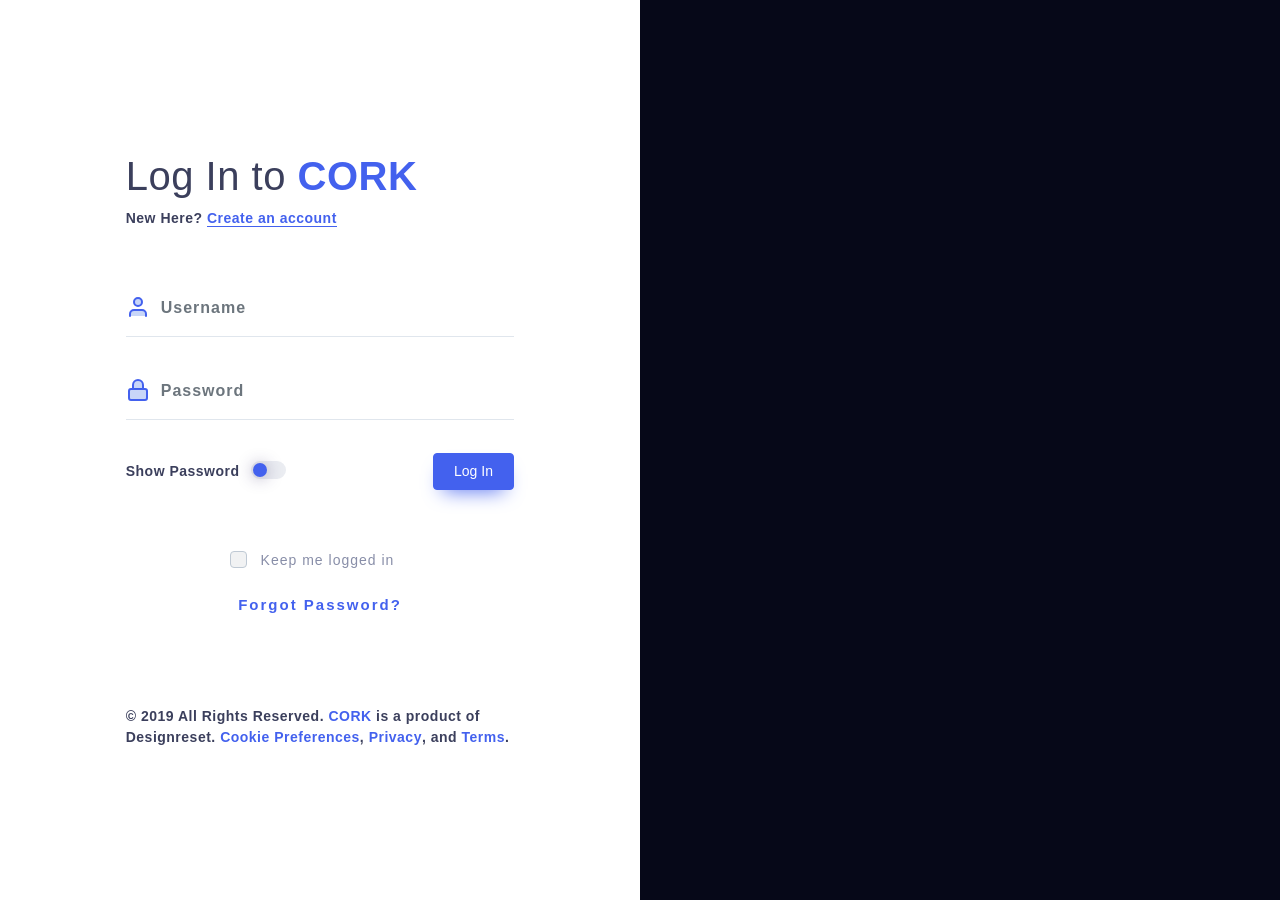
<file: templates/auth_login.html>
<!DOCTYPE html>
<html lang="en">
<head>
    <meta charset="utf-8">
    <meta http-equiv="X-UA-Compatible" content="IE=edge">
    <meta name="viewport" content="width=device-width, initial-scale=1, maximum-scale=1, shrink-to-fit=no">
    <title>Login Cover | CORK - Multipurpose Bootstrap Dashboard Template </title>
    <link rel="icon" type="image/x-icon" href="/static/assets/img/favicon.ico"/>
    <!-- BEGIN GLOBAL MANDATORY STYLES -->
    <link href="https://fonts.googleapis.com/css?family=Nunito:400,600,700" rel="stylesheet">
    <link href="/static/bootstrap/css/bootstrap.min.css" rel="stylesheet" type="text/css" />
    <link href="/static/assets/css/plugins.css" rel="stylesheet" type="text/css" />
    <link href="/static/assets/css/authentication/form-1.css" rel="stylesheet" type="text/css" />
    <!-- END GLOBAL MANDATORY STYLES -->
    <link rel="stylesheet" type="text/css" href="/static/assets/css/forms/theme-checkbox-radio.css">
    <link rel="stylesheet" type="text/css" href="/static/assets/css/forms/switches.css">
</head>
<body class="form">
    

    <div class="form-container">
        <div class="form-form">
            <div class="form-form-wrap">
                <div class="form-container">
                    <div class="form-content">

                        <h1 class="">Log In to <a href="index.html"><span class="brand-name">CORK</span></a></h1>
                        <p class="signup-link">New Here? <a href="auth_register.html">Create an account</a></p>
                        <form class="text-left">
                            <div class="form">

                                <div id="username-field" class="field-wrapper input">
                                    <svg xmlns="http://www.w3.org/2000/svg" width="24" height="24" viewBox="0 0 24 24" fill="none" stroke="currentColor" stroke-width="2" stroke-linecap="round" stroke-linejoin="round" class="feather feather-user"><path d="M20 21v-2a4 4 0 0 0-4-4H8a4 4 0 0 0-4 4v2"></path><circle cx="12" cy="7" r="4"></circle></svg>
                                    <input id="username" name="username" type="text" class="form-control" placeholder="Username">
                                </div>

                                <div id="password-field" class="field-wrapper input mb-2">
                                    <svg xmlns="http://www.w3.org/2000/svg" width="24" height="24" viewBox="0 0 24 24" fill="none" stroke="currentColor" stroke-width="2" stroke-linecap="round" stroke-linejoin="round" class="feather feather-lock"><rect x="3" y="11" width="18" height="11" rx="2" ry="2"></rect><path d="M7 11V7a5 5 0 0 1 10 0v4"></path></svg>
                                    <input id="password" name="password" type="password" class="form-control" placeholder="Password">
                                </div>
                                <div class="d-sm-flex justify-content-between">
                                    <div class="field-wrapper toggle-pass">
                                        <p class="d-inline-block">Show Password</p>
                                        <label class="switch s-primary">
                                            <input type="checkbox" id="toggle-password" class="d-none">
                                            <span class="slider round"></span>
                                        </label>
                                    </div>
                                    <div class="field-wrapper">
                                        <button type="submit" class="btn btn-primary" value="">Log In</button>
                                    </div>
                                    
                                </div>

                                <div class="field-wrapper text-center keep-logged-in">
                                    <div class="n-chk new-checkbox checkbox-outline-primary">
                                        <label class="new-control new-checkbox checkbox-outline-primary">
                                          <input type="checkbox" class="new-control-input">
                                          <span class="new-control-indicator"></span>Keep me logged in
                                        </label>
                                    </div>
                                </div>

                                <div class="field-wrapper">
                                    <a href="auth_pass_recovery.html" class="forgot-pass-link">Forgot Password?</a>
                                </div>

                            </div>
                        </form>                        
                        <p class="terms-conditions">© 2019 All Rights Reserved. <a href="index.html">CORK</a> is a product of Designreset. <a href="javascript:void(0);">Cookie Preferences</a>, <a href="javascript:void(0);">Privacy</a>, and <a href="javascript:void(0);">Terms</a>.</p>

                    </div>                    
                </div>
            </div>
        </div>
        <div class="form-image">
            <div class="l-image">
            </div>
        </div>
    </div>

    
    <!-- BEGIN GLOBAL MANDATORY SCRIPTS -->
    <script src="/static/assets/js/libs/jquery-3.1.1.min.js"></script>
    <script src="/static/bootstrap/js/popper.min.js"></script>
    <script src="/static/bootstrap/js/bootstrap.min.js"></script>
    
    <!-- END GLOBAL MANDATORY SCRIPTS -->
    <script src="/static/assets/js/authentication/form-1.js"></script>

</body>
</html>
</file>
<file: static/assets/css/plugins.css>
@import url('main.css');
@import url('../../plugins/perfect-scrollbar/perfect-scrollbar.css');
@import url('structure.css');
/*
    Importing highlight.js CSS code 

    Just for demo purpose only
	
	@Note:-  monokai-sublime.css stylesheet is for highliting the code;

*/
@import '../../plugins/highlight/styles/monokai-sublime.css';
</file>
<file: static/assets/css/authentication/form-1.css>
/*
	===============================
			@Import	Function
	===============================
*/
/*
	===============================
			@Import	Mixins
	===============================
*/
html {
  height: 100%; }

body {
  height: 100%;
  overflow: auto;
  margin: 0;
  padding: 0;
  background: #fff; }

.form-container {
  display: flex; }

.form-form {
  width: 50%;
  display: flex;
  flex-direction: column;
  min-height: 100%; }
  .form-form .form-form-wrap {
    max-width: 480px;
    margin: 0 auto;
    min-width: 311px;
    min-height: 100%;
    height: 100vh;
    align-items: center;
    justify-content: center; }
  .form-form .form-container {
    align-items: center;
    display: flex;
    flex-grow: 1;
    padding: .71428571rem 2.85714286rem;
    width: 100%;
    min-height: 100%; }
    .form-form .form-container .form-content {
      display: block;
      width: 100%; }
  .form-form .form-form-wrap .user-meta {
    margin-bottom: 35px; }
    .form-form .form-form-wrap .user-meta img {
      width: 52px;
      height: 52px;
      border-radius: 50%;
      margin-right: 15px;
      border: 4px solid #e0e6ed; }
    .form-form .form-form-wrap .user-meta div {
      align-self: center; }
    .form-form .form-form-wrap .user-meta p {
      font-size: 31px;
      color: #3b3f5c;
      margin-bottom: 0; }
  .form-form .form-form-wrap h1 .brand-name {
    color: #4361ee;
    font-weight: 600; }
  .form-form .form-form-wrap p.signup-link {
    font-size: 14px;
    color: #3b3f5c;
    font-weight: 700;
    margin-bottom: 50px; }
    .form-form .form-form-wrap p.signup-link a {
      color: #4361ee;
      border-bottom: 1px solid; }
  .form-form .form-form-wrap form .field-wrapper.input {
    position: relative;
    padding: 11px 0 25px 0;
    border-bottom: none; }
    .form-form .form-form-wrap form .field-wrapper.input:focus {
      border: 1px solid #000; }
  .form-form .form-form-wrap form .field-wrapper.toggle-pass p {
    font-weight: 600;
    color: #3b3f5c;
    margin-bottom: 0; }
  .form-form .form-form-wrap form .field-wrapper .logged-in-user-name {
    font-size: 37px;
    color: #3b3f5c; }
  .form-form .form-form-wrap form .field-wrapper svg {
    position: absolute;
    top: 16px;
    color: #4361ee;
    fill: rgba(27, 85, 226, 0.239216); }
  .form-form .form-form-wrap form .field-wrapper.terms_condition {
    margin-bottom: 20px; }
    .form-form .form-form-wrap form .field-wrapper.terms_condition label {
      font-size: 14px;
      color: #888ea8;
      padding-left: 31px;
      font-weight: 100; }
    .form-form .form-form-wrap form .field-wrapper.terms_condition a {
      color: #4361ee; }
  .form-form .form-form-wrap form .field-wrapper input {
    display: inline-block;
    vertical-align: middle;
    border-radius: 0;
    min-width: 50px;
    max-width: 635px;
    width: 100%;
    min-height: 36px;
    background-color: #ffffff;
    border: none;
    -ms-transition: all 0.2s ease-in-out 0s;
    transition: all 0.2s ease-in-out 0s;
    color: #3b3f5c;
    font-weight: 600;
    font-size: 16px;
    border-bottom: 1px solid #e0e6ed;
    padding: 0px 0 10px 35px; }
    .form-form .form-form-wrap form .field-wrapper input::-webkit-input-placeholder, .form-form .form-form-wrap form .field-wrapper input::-ms-input-placeholder, .form-form .form-form-wrap form .field-wrapper input::-moz-placeholder {
      color: #bfc9d4;
      font-size: 14px; }
    .form-form .form-form-wrap form .field-wrapper input:focus {
      border-bottom: 1px solid #4361ee;
      box-shadow: none; }
  .form-form .form-form-wrap form .field-wrapper.toggle-pass {
    align-self: center;
    text-align: left; }
    .form-form .form-form-wrap form .field-wrapper.toggle-pass .switch {
      margin-bottom: 0;
      vertical-align: sub;
      margin-left: 7px; }
  .form-form .form-form-wrap form .field-wrapper button.btn {
    align-self: center; }
  .form-form .form-form-wrap form .field-wrapper a.forgot-pass-link {
    width: 100%;
    font-weight: 700;
    color: #4361ee;
    text-align: center;
    display: block;
    letter-spacing: 2px;
    font-size: 15px;
    margin-top: 15px; }
  .form-form .form-form-wrap form .field-wrapper .n-chk .new-control-indicator {
    top: 1px;
    border: 1px solid #bfc9d4;
    background-color: #f1f2f3; }
    .form-form .form-form-wrap form .field-wrapper .n-chk .new-control-indicator:after {
      top: 52%; }
  .form-form .form-form-wrap form .field-wrapper.keep-logged-in {
    margin-top: 60px; }
    .form-form .form-form-wrap form .field-wrapper.keep-logged-in label {
      font-size: 14px;
      color: #888ea8;
      padding-left: 31px;
      font-weight: 100; }
  .form-form .terms-conditions {
    max-width: 480px;
    margin: 0 auto;
    color: #3b3f5c;
    font-weight: 600;
    margin-top: 90px; }
    .form-form .terms-conditions a {
      color: #4361ee;
      font-weight: 700; }

.form-image {
  display: -webkit-box;
  display: -ms-flexbox;
  display: -webkit-flex;
  display: flex;
  -webkit-flex-direction: column;
  -ms-flex-direction: column;
  flex-direction: column;
  position: fixed;
  right: 0;
  min-height: auto;
  height: 100vh;
  width: 50%; }
  .form-image .l-image {
    background-image: url(https://cdn.pixabay.com/photo/2015/12/10/16/39/shield-1086703_960_720.png);
    position: absolute;
    top: 0;
    left: 0;
    width: 100%;
    height: 100%;
    background-color: #060818;
    background-position: center center;
    background-repeat: no-repeat;
    background-size: 75%;
    background-position-x: center;
    background-position-y: center; }

@media (max-width: 991px) {
  .form-form {
    width: 100%; }
    .form-form .form-form-wrap {
      min-width: auto; }
  .form-image {
    display: none; } }

@media (max-width: 575px) {
  .form-form .form-form-wrap form .field-wrapper.toggle-pass {
    margin-bottom: 28px; } }

@media all and (-ms-high-contrast: none), (-ms-high-contrast: active) {
  .form-form .form-form-wrap {
    width: 100%; }
  .form-form .form-container {
    height: 100%; } }
</file>
<file: static/assets/css/forms/theme-checkbox-radio.css>
/*
	===============================
			@Import	Function
	===============================
*/
/*
	===============================
			@Import	Mixins
	===============================
*/
/*----------Theme checkbox---------*/
.new-control {
  position: relative;
  display: -ms-inline-flexbox;
  display: inline-flex;
  padding-left: 1.5rem;
  margin-right: 1rem;
  font-weight: 100;
  font-size: 14px; }

.new-control-input {
  position: absolute;
  z-index: -1;
  opacity: 0; }

.new-control.new-checkbox {
  cursor: pointer; }
  .new-control.new-checkbox .new-control-indicator {
    position: absolute;
    top: 2px;
    left: 0;
    display: block;
    width: 17px;
    height: 17px;
    pointer-events: none;
    -webkit-user-select: none;
    -moz-user-select: none;
    -ms-user-select: none;
    user-select: none;
    background-color: #e0e6ed;
    background-repeat: no-repeat;
    background-position: center center;
    background-size: 50% 50%;
    border-radius: 4px; }
  .new-control.new-checkbox > input:checked ~ span.new-control-indicator {
    background: #888ea8; }
    .new-control.new-checkbox > input:checked ~ span.new-control-indicator:after {
      display: block; }
  .new-control.new-checkbox span.new-control-indicator:after {
    border: solid #fff;
    top: 50%;
    left: 50%;
    margin-left: -2px;
    margin-top: -5px;
    width: 4px;
    height: 8px;
    border-width: 0 2px 2px 0 !important;
    transform: rotate(45deg);
    content: '';
    position: absolute;
    display: none;
    margin-left: -2px;
    margin-top: -5px;
    width: 4px;
    height: 8px;
    height: 8px; }

/*rounded checkbox*/
.new-checkbox-rounded span.new-control-indicator {
  border-radius: 50% !important; }

/*  line through colors   */
.new-control.new-checkbox.new-checkbox-text > input:checked ~ span.new-chk-content, .new-control.new-checkbox.new-checkbox-text.checkbox-outline-default > input:checked ~ span.new-chk-content {
  color: #888ea8; }

.new-control.new-checkbox.new-checkbox-text.checkbox-primary > input:checked ~ span.new-chk-content, .new-control.new-checkbox.new-checkbox-text.checkbox-outline-primary > input:checked ~ span.new-chk-content {
  color: #4361ee; }

.new-control.new-checkbox.new-checkbox-text.checkbox-success > input:checked ~ span.new-chk-content, .new-control.new-checkbox.new-checkbox-text.checkbox-outline-success > input:checked ~ span.new-chk-content {
  color: #1abc9c; }

.new-control.new-checkbox.new-checkbox-text.checkbox-info > input:checked ~ span.new-chk-content, .new-control.new-checkbox.new-checkbox-text.checkbox-outline-info > input:checked ~ span.new-chk-content {
  color: #2196f3; }

.new-control.new-checkbox.new-checkbox-text.checkbox-warning > input:checked ~ span.new-chk-content, .new-control.new-checkbox.new-checkbox-text.checkbox-outline-warning > input:checked ~ span.new-chk-content {
  color: #e2a03f; }

.new-control.new-checkbox.new-checkbox-text.checkbox-danger > input:checked ~ span.new-chk-content, .new-control.new-checkbox.new-checkbox-text.checkbox-outline-danger > input:checked ~ span.new-chk-content {
  color: #e7515a; }

.new-control.new-checkbox.new-checkbox-text.checkbox-secondary > input:checked ~ span.new-chk-content, .new-control.new-checkbox.new-checkbox-text.checkbox-outline-secondary > input:checked ~ span.new-chk-content {
  color: #805dca; }

.new-control.new-checkbox.new-checkbox-text.checkbox-dark > input:checked ~ span.new-chk-content, .new-control.new-checkbox.new-checkbox-text.checkbox-outline-dark > input:checked ~ span.new-chk-content {
  color: #3b3f5c; }

.new-control.new-checkbox.checkbox-primary > input:checked ~ span.new-control-indicator {
  background: #4361ee; }

.new-control.new-checkbox.checkbox-success > input:checked ~ span.new-control-indicator {
  background: #1abc9c; }

.new-control.new-checkbox.checkbox-info > input:checked ~ span.new-control-indicator {
  background: #2196f3; }

.new-control.new-checkbox.checkbox-warning > input:checked ~ span.new-control-indicator {
  background: #e2a03f; }

.new-control.new-checkbox.checkbox-danger > input:checked ~ span.new-control-indicator {
  background: #e7515a; }

.new-control.new-checkbox.checkbox-secondary > input:checked ~ span.new-control-indicator {
  background: #805dca; }

.new-control.new-checkbox.checkbox-dark > input:checked ~ span.new-control-indicator {
  background: #3b3f5c; }

.new-control.new-checkbox[class*="checkbox-outline-"] > input:checked ~ span.new-control-indicator {
  background-color: transparent; }

.new-control.new-checkbox.checkbox-outline-default > input:checked ~ span.new-control-indicator {
  border: 2px solid #888ea8; }

.new-control.new-checkbox.checkbox-outline-primary > input:checked ~ span.new-control-indicator {
  border: 2px solid #4361ee; }

.new-control.new-checkbox.checkbox-outline-success > input:checked ~ span.new-control-indicator {
  border: 2px solid #1abc9c; }

.new-control.new-checkbox.checkbox-outline-info > input:checked ~ span.new-control-indicator {
  border: 2px solid #2196f3; }

.new-control.new-checkbox.checkbox-outline-warning > input:checked ~ span.new-control-indicator {
  border: 2px solid #e2a03f; }

.new-control.new-checkbox.checkbox-outline-danger > input:checked ~ span.new-control-indicator {
  border: 2px solid #e7515a; }

.new-control.new-checkbox.checkbox-outline-secondary > input:checked ~ span.new-control-indicator {
  border: 2px solid #805dca; }

.new-control.new-checkbox.checkbox-outline-dark > input:checked ~ span.new-control-indicator {
  border: 2px solid #3b3f5c; }

.new-control.new-checkbox.checkbox-outline-default > input:checked ~ span.new-control-indicator:after {
  border-color: #888ea8; }

.new-control.new-checkbox.checkbox-outline-primary > input:checked ~ span.new-control-indicator:after {
  border-color: #4361ee; }

.new-control.new-checkbox.checkbox-outline-success > input:checked ~ span.new-control-indicator:after {
  border-color: #1abc9c; }

.new-control.new-checkbox.checkbox-outline-info > input:checked ~ span.new-control-indicator:after {
  border-color: #2196f3; }

.new-control.new-checkbox.checkbox-outline-warning > input:checked ~ span.new-control-indicator:after {
  border-color: #e2a03f; }

.new-control.new-checkbox.checkbox-outline-danger > input:checked ~ span.new-control-indicator:after {
  border-color: #e7515a; }

.new-control.new-checkbox.checkbox-outline-secondary > input:checked ~ span.new-control-indicator:after {
  border-color: #805dca; }

.new-control.new-checkbox.checkbox-outline-dark > input:checked ~ span.new-control-indicator:after {
  border-color: #3b3f5c; }

.new-control.new-radio {
  cursor: pointer; }
  .new-control.new-radio .new-control-indicator {
    position: absolute;
    top: 2px;
    left: 0;
    display: block;
    width: 16px;
    height: 16px;
    pointer-events: none;
    -webkit-user-select: none;
    -moz-user-select: none;
    -ms-user-select: none;
    user-select: none;
    background-color: #e0e6ed;
    background-repeat: no-repeat;
    background-position: center center;
    background-size: 50% 50%;
    border-radius: 50%; }
  .new-control.new-radio > input:checked ~ span.new-control-indicator {
    background: #888ea8; }
  .new-control.new-radio span.new-control-indicator:after {
    top: 50%;
    left: 50%;
    margin-left: -3px;
    margin-top: -3px;
    content: '';
    position: absolute;
    display: none;
    border-radius: 50%;
    height: 6px;
    width: 6px;
    background-color: #fff; }
  .new-control.new-radio.square-radio .new-control-indicator, .new-control.new-radio.square-radio span.new-control-indicator:after {
    border-radius: 0; }
  .new-control.new-radio.radio-primary > input:checked ~ span.new-control-indicator {
    background: #4361ee; }
  .new-control.new-radio.radio-success > input:checked ~ span.new-control-indicator {
    background: #1abc9c; }
  .new-control.new-radio.radio-info > input:checked ~ span.new-control-indicator {
    background: #2196f3; }
  .new-control.new-radio.radio-warning > input:checked ~ span.new-control-indicator {
    background: #e2a03f; }
  .new-control.new-radio.radio-danger > input:checked ~ span.new-control-indicator {
    background: #e7515a; }
  .new-control.new-radio.radio-secondary > input:checked ~ span.new-control-indicator {
    background: #805dca; }
  .new-control.new-radio.radio-dark > input:checked ~ span.new-control-indicator {
    background: #3b3f5c; }
  .new-control.new-radio[class*="radio-classic-"] > input:checked ~ span.new-control-indicator {
    background-color: transparent; }
  .new-control.new-radio.radio-classic-default > input:checked ~ span.new-control-indicator {
    border: 3px solid #888ea8; }
  .new-control.new-radio.radio-classic-primary > input:checked ~ span.new-control-indicator {
    border: 3px solid #4361ee; }
  .new-control.new-radio.radio-classic-success > input:checked ~ span.new-control-indicator {
    border: 3px solid #1abc9c; }
  .new-control.new-radio.radio-classic-info > input:checked ~ span.new-control-indicator {
    border: 3px solid #2196f3; }
  .new-control.new-radio.radio-classic-warning > input:checked ~ span.new-control-indicator {
    border: 3px solid #e2a03f; }
  .new-control.new-radio.radio-classic-danger > input:checked ~ span.new-control-indicator {
    border: 3px solid #e7515a; }
  .new-control.new-radio.radio-classic-secondary > input:checked ~ span.new-control-indicator {
    border: 3px solid #805dca; }
  .new-control.new-radio.radio-classic-dark > input:checked ~ span.new-control-indicator {
    border: 3px solid #3b3f5c; }
  .new-control.new-radio.radio-classic-default > input:checked ~ span.new-control-indicator:after {
    background-color: #888ea8; }
  .new-control.new-radio.radio-classic-primary > input:checked ~ span.new-control-indicator:after {
    background-color: #4361ee; }
  .new-control.new-radio.radio-classic-success > input:checked ~ span.new-control-indicator:after {
    background-color: #1abc9c; }
  .new-control.new-radio.radio-classic-info > input:checked ~ span.new-control-indicator:after {
    background-color: #2196f3; }
  .new-control.new-radio.radio-classic-warning > input:checked ~ span.new-control-indicator:after {
    background-color: #e2a03f; }
  .new-control.new-radio.radio-classic-danger > input:checked ~ span.new-control-indicator:after {
    background-color: #e7515a; }
  .new-control.new-radio.radio-classic-secondary > input:checked ~ span.new-control-indicator:after {
    background-color: #805dca; }
  .new-control.new-radio.radio-classic-dark > input:checked ~ span.new-control-indicator:after {
    background-color: #3b3f5c; }
  .new-control.new-radio.new-radio-text > input:checked ~ span.new-radio-content, .new-control.new-radio.new-radio-text.radio-classic-default > input:checked ~ span.new-radio-content {
    color: #888ea8; }
  .new-control.new-radio.new-radio-text.radio-primary > input:checked ~ span.new-radio-content, .new-control.new-radio.new-radio-text.radio-classic-primary > input:checked ~ span.new-radio-content {
    color: #4361ee; }
  .new-control.new-radio.new-radio-text.radio-success > input:checked ~ span.new-radio-content, .new-control.new-radio.new-radio-text.radio-classic-success > input:checked ~ span.new-radio-content {
    color: #1abc9c; }
  .new-control.new-radio.new-radio-text.radio-info > input:checked ~ span.new-radio-content, .new-control.new-radio.new-radio-text.radio-classic-info > input:checked ~ span.new-radio-content {
    color: #2196f3; }
  .new-control.new-radio.new-radio-text.radio-warning > input:checked ~ span.new-radio-content, .new-control.new-radio.new-radio-text.radio-classic-warning > input:checked ~ span.new-radio-content {
    color: #e2a03f; }
  .new-control.new-radio.new-radio-text.radio-danger > input:checked ~ span.new-radio-content, .new-control.new-radio.new-radio-text.radio-classic-danger > input:checked ~ span.new-radio-content {
    color: #e7515a; }
  .new-control.new-radio.new-radio-text.radio-secondary > input:checked ~ span.new-radio-content, .new-control.new-radio.new-radio-text.radio-classic-secondary > input:checked ~ span.new-radio-content {
    color: #805dca; }
  .new-control.new-radio.new-radio-text.radio-dark > input:checked ~ span.new-radio-content, .new-control.new-radio.new-radio-text.radio-classic-dark > input:checked ~ span.new-radio-content {
    color: #3b3f5c; }

/*  Color   */
/*   Outline checkbox   */
/*----------Theme Radio---------*/
/*square radio*/
/*  Color   */
/*   Outline Radio   */
/*  line through colors   */
</file>
<file: static/assets/css/forms/switches.css>
/*
	===============================
			@Import	Function
	===============================
*/
/*
	===============================
			@Import	Mixins
	===============================
*/
/*
==================
    Switches
==================
*/
/* The switch - the box around the slider */
.switch {
  position: relative;
  display: inline-block;
  width: 35px;
  height: 18px; }
  .switch input {
    display: none; }
  .switch .slider {
    position: absolute;
    cursor: pointer;
    top: 0;
    left: 0;
    right: 0;
    bottom: 0;
    background-color: #ebedf2;
    -webkit-transition: .4s;
    transition: .4s; }
    .switch .slider:before {
      position: absolute;
      content: "";
      background-color: white;
      -webkit-transition: .4s;
      -ms-transition: .4s;
      transition: .4s;
      height: 14px;
      width: 14px;
      left: 2px;
      bottom: 2px;
      box-shadow: 0 1px 15px 1px rgba(52, 40, 104, 0.34); }
  .switch input:checked + .slider:before {
    -webkit-transform: translateX(17px);
    -ms-transform: translateX(17px);
    transform: translateX(17px); }
  .switch .slider.round {
    border-radius: 34px; }
    .switch .slider.round:before {
      border-radius: 50%; }
  .switch.s-default .slider:before {
    background-color: #d3d3d3; }
  .switch.s-primary .slider:before {
    background-color: #4361ee; }
  .switch.s-success .slider:before {
    background-color: #1abc9c; }
  .switch.s-warning .slider:before {
    background-color: #e2a03f; }
  .switch.s-danger .slider:before {
    background-color: #e7515a; }
  .switch.s-secondary .slider:before {
    background-color: #805dca; }
  .switch.s-info .slider:before {
    background-color: #2196f3; }
  .switch.s-dark .slider:before {
    background-color: #3b3f5c; }
  .switch input:checked + .slider:before {
    background-color: #fff; }
  .switch.s-default input:checked + .slider {
    background-color: #d3d3d3; }
  .switch.s-default input:focus + .slider {
    box-shadow: 0 0 1px #ebedf2; }
  .switch.s-primary input:checked + .slider {
    background-color: #4361ee; }
  .switch.s-primary input:focus + .slider {
    box-shadow: 0 0 1px #4361ee; }
  .switch.s-success input:checked + .slider {
    background-color: #1abc9c; }
  .switch.s-success input:focus + .slider {
    box-shadow: 0 0 1px #1abc9c; }
  .switch.s-warning input:checked + .slider {
    background-color: #e2a03f; }
  .switch.s-warning input:focus + .slider {
    box-shadow: 0 0 1px #e2a03f; }
  .switch.s-danger input:checked + .slider {
    background-color: #e7515a; }
  .switch.s-danger input:focus + .slider {
    box-shadow: 0 0 1px #e7515a; }
  .switch.s-secondary input:checked + .slider {
    background-color: #805dca; }
  .switch.s-secondary input:focus + .slider {
    box-shadow: 0 0 1px #805dca; }
  .switch.s-info input:checked + .slider {
    background-color: #2196f3; }
  .switch.s-info input:focus + .slider {
    box-shadow: 0 0 1px #2196f3; }
  .switch.s-dark input:checked + .slider {
    background-color: #3b3f5c; }
  .switch.s-dark input:focus + .slider {
    box-shadow: 0 0 1px #3b3f5c; }
  .switch.s-outline .slider {
    border: 2px solid #ebedf2;
    background-color: transparent;
    width: 36px;
    height: 19px; }
    .switch.s-outline .slider:before {
      height: 13px;
      width: 13px; }
  .switch.s-outline[class*="s-outline-"] .slider:before {
    bottom: 1px;
    left: 1px;
    border: 2px solid #bfc9d4;
    background-color: #bfc9d4;
    color: #ebedf2;
    box-shadow: 0 1px 15px 1px rgba(52, 40, 104, 0.25); }
  .switch.s-icons.s-outline-default {
    color: #d3d3d3; }
  .switch.s-icons.s-outline-primary {
    color: #4361ee; }
  .switch.s-icons.s-outline-success {
    color: #1abc9c; }
  .switch.s-icons.s-outline-warning {
    color: #e2a03f; }
  .switch.s-icons.s-outline-danger {
    color: #e7515a; }
  .switch.s-icons.s-outline-secondary {
    color: #805dca; }
  .switch.s-icons.s-outline-info {
    color: #2196f3; }
  .switch.s-icons.s-outline-dark {
    color: #3b3f5c; }
  .switch.s-outline-default input:checked + .slider {
    border: 2px solid #ebedf2; }
    .switch.s-outline-default input:checked + .slider:before {
      border: 2px solid #d3d3d3;
      background-color: #d3d3d3;
      box-shadow: 0 1px 15px 1px rgba(52, 40, 104, 0.25); }
  .switch.s-outline-default input:focus + .slider {
    box-shadow: 0 0 1px #ebedf2; }
  .switch.s-outline-primary input:checked + .slider {
    border: 2px solid #4361ee; }
    .switch.s-outline-primary input:checked + .slider:before {
      border: 2px solid #4361ee;
      background-color: #4361ee;
      box-shadow: 0 1px 15px 1px rgba(52, 40, 104, 0.34); }
  .switch.s-outline-primary input:focus + .slider {
    box-shadow: 0 0 1px #4361ee; }
  .switch.s-outline-success input:checked + .slider {
    border: 2px solid #1abc9c; }
    .switch.s-outline-success input:checked + .slider:before {
      border: 2px solid #1abc9c;
      background-color: #1abc9c;
      box-shadow: 0 1px 15px 1px rgba(52, 40, 104, 0.34); }
  .switch.s-outline-success input:focus + .slider {
    box-shadow: 0 0 1px #1abc9c; }
  .switch.s-outline-warning input:checked + .slider {
    border: 2px solid #e2a03f; }
    .switch.s-outline-warning input:checked + .slider:before {
      border: 2px solid #e2a03f;
      background-color: #e2a03f;
      box-shadow: 0 1px 15px 1px rgba(52, 40, 104, 0.34); }
  .switch.s-outline-warning input:focus + .slider {
    box-shadow: 0 0 1px #e2a03f; }
  .switch.s-outline-danger input:checked + .slider {
    border: 2px solid #e7515a; }
    .switch.s-outline-danger input:checked + .slider:before {
      border: 2px solid #e7515a;
      background-color: #e7515a;
      box-shadow: 0 1px 15px 1px rgba(52, 40, 104, 0.34); }
  .switch.s-outline-danger input:focus + .slider {
    box-shadow: 0 0 1px #e7515a; }
  .switch.s-outline-secondary input:checked + .slider {
    border: 2px solid #805dca; }
    .switch.s-outline-secondary input:checked + .slider:before {
      border: 2px solid #805dca;
      background-color: #805dca;
      box-shadow: 0 1px 15px 1px rgba(52, 40, 104, 0.34); }
  .switch.s-outline-secondary input:focus + .slider {
    box-shadow: 0 0 1px #805dca; }
  .switch.s-outline-info input:checked + .slider {
    border: 2px solid #2196f3; }
    .switch.s-outline-info input:checked + .slider:before {
      border: 2px solid #2196f3;
      background-color: #2196f3;
      box-shadow: 0 1px 15px 1px rgba(52, 40, 104, 0.34); }
  .switch.s-outline-info input:focus + .slider {
    box-shadow: 0 0 1px #2196f3; }
  .switch.s-outline-dark input:checked + .slider {
    border: 2px solid #3b3f5c; }
    .switch.s-outline-dark input:checked + .slider:before {
      border: 2px solid #3b3f5c;
      background-color: #3b3f5c;
      box-shadow: 0 1px 15px 1px rgba(52, 40, 104, 0.34); }
  .switch.s-outline-dark input:focus + .slider {
    box-shadow: 0 0 1px #3b3f5c; }
  .switch.s-icons {
    width: 57px;
    height: 30px; }
    .switch.s-icons .slider {
      width: 48px;
      height: 25px; }
      .switch.s-icons .slider:before {
        vertical-align: sub;
        color: #3b3f5c;
        height: 19px;
        width: 19px;
        line-height: 1.3;
        content: url('data:image/svg+xml, <svg xmlns="http://www.w3.org/2000/svg" width="14" height="14" viewBox="0 0 24 24" fill="none" stroke="%23e9ecef" stroke-width="2" stroke-linecap="round" stroke-linejoin="round" class="feather feather-x"><line x1="18" y1="6" x2="6" y2="18"></line><line x1="6" y1="6" x2="18" y2="18"></line></svg>'); }
    .switch.s-icons input:checked + .slider:before {
      content: url('data:image/svg+xml, <svg xmlns="http://www.w3.org/2000/svg" width="14" height="14" viewBox="0 0 24 24" fill="none" stroke="%23fff" stroke-width="2" stroke-linecap="round" stroke-linejoin="round" class="feather feather-check"><polyline points="20 6 9 17 4 12"></polyline></svg>');
      vertical-align: sub;
      color: #fff;
      line-height: 1.4;
      -webkit-transform: translateX(23px);
      -ms-transform: translateX(23px);
      transform: translateX(23px); }

/* Hide default HTML checkbox */
/* The slider */
/* Rounded Slider Switches */
/* Solid Switches*/
/* Outline Switches */
/*  Icons Switches */
</file>
